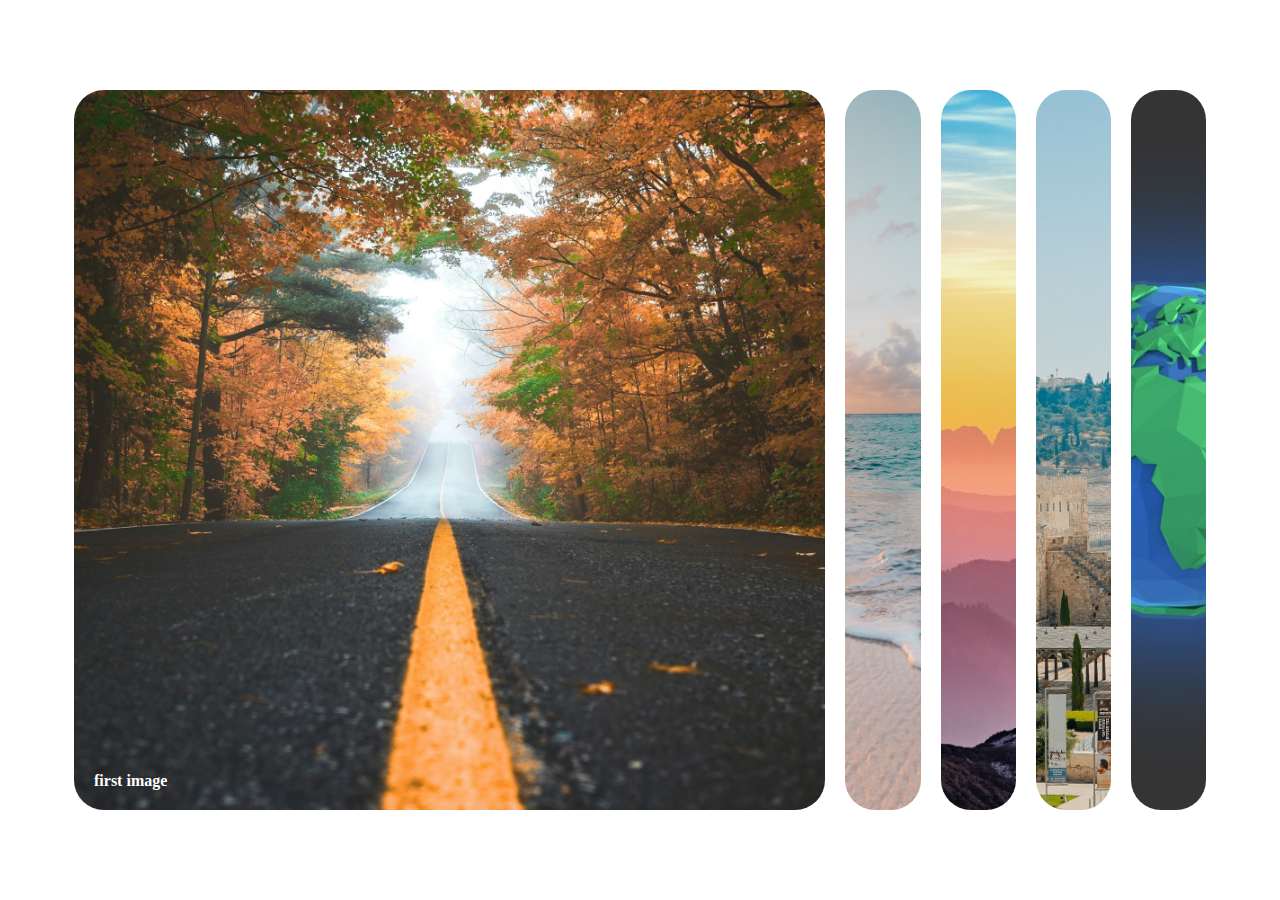
<file: 2_cards/index.html>
<!DOCTYPE html>
<html lang="en">
  <head>
    <meta charset="UTF-8" />
    <meta name="viewport" content="width=device-width, initial-scale=1.0" />
    <title>Cards</title>
    <link rel="stylesheet" href="styles.css" />
  </head>
  <body>
    <div class="container">
      <div class="active panel" style="background-image: url(images/1.jpg)">
        <h3>first image</h3>
      </div>
      <div class="panel" style="background-image: url(images/2.jpg)">
        <h3>second image</h3>
      </div>
      <div class="panel" style="background-image: url(images/3.jpg)">
        <h3>third image</h3>
      </div>
      <div class="panel" style="background-image: url(images/4.jpg)">
        <h3>fourth image</h3>
      </div>
      <div class="panel" style="background-image: url(images/5.jpg)">
        <h3>fifth image</h3>
      </div>
    </div>
    <script src="script.js"></script>
  </body>
</html>
</file>
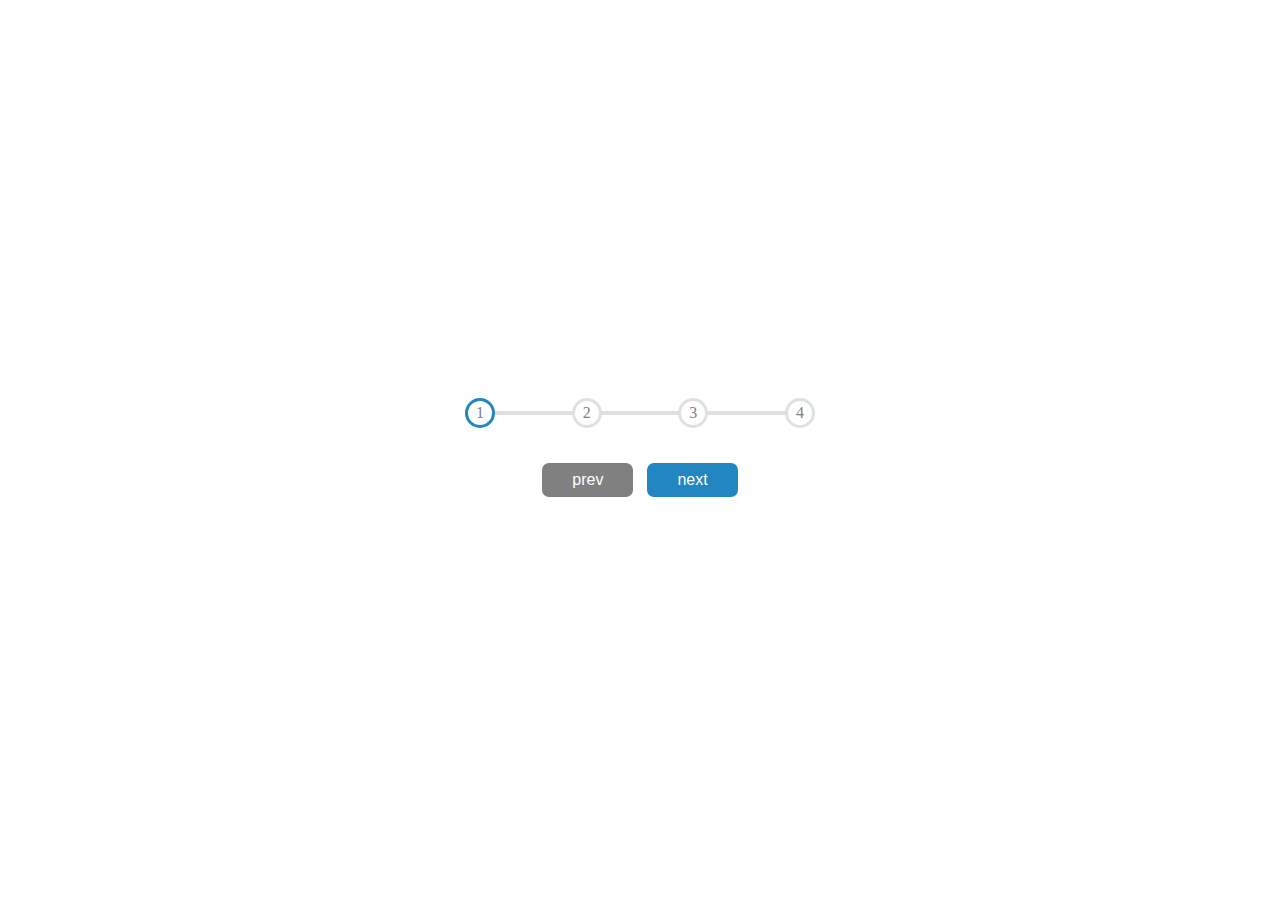
<file: 3_progress_steps/index.html>
<!DOCTYPE html>
<html lang="en">
<head>
    <meta charset="UTF-8">
    <meta name="viewport" content="width=device-width, initial-scale=1.0">
    <title>Progress Steps</title>
    <link rel="stylesheet" href="styles.css">
    <script src="app.js" defer></script>
</head>
<body>
<div class="container">
    <div class="progress-container">
        <div class="progress" id="progress"></div>
        <div class="circle active">1</div>
        <div class="circle">2</div>
        <div class="circle">3</div>
        <div class="circle">4</div>
    </div>

    <button class="btn" id="prev" disabled>prev</button>
    <button class="btn" id="next" >next</button>
</div>
</body>
</html>
</file>
<file: 2_cards/styles.css>
* {
  box-sizing: border-box;
}

body {
  font-family: "Times New Roman", serif;
  display: flex;
  justify-content: center;
  align-items: center;
  height: 100vh;
  overflow: hidden;
  margin: 0;
}
.container {
  display: flex;
  width: 90vw;
}

.panel {
  background-size: auto 100%;
  background-position: center;
  background-repeat: no-repeat;
  height: 80vh;
  border-radius: 30px;
  color: white;
  cursor: pointer;
  flex: 0.5;
  margin: 10px;
  position: relative;
  transition: flex 0.7s ease-in;
}
.panel h3 {
  font-size: medium;
  position: absolute;
  bottom: 20px;
  left: 20px;
  margin: 0;
  opacity: 0;
}
.panel.active {
  flex: 5;
}
.panel.active h3 {
  opacity: 1;
  transition:opacity 0.3s ease-in 0.4s;
}

@media (max-width: 480px) {
  .container {
    width: 100vw;
  }
  .panel:nth-of-type(4),
  .panel:nth-of-type(5) {
    display: none;
  }
}
</file>
<file: 3_progress_steps/styles.css>
* {
  box-sizing: border-box;
}

body {
  display: flex;
  justify-content: center;
  align-items: center;
  height: 100vh;
  overflow: hidden;
  margin: 0;
}

.container {
  text-align: center;
}

.progress-container {
  display: flex;
  justify-content: space-between;
  margin-bottom: 30px;
  max-width: 100%;
  width: 350px;
  position: relative;
}

.progress-container::before {
  content: "";
  height: 4px;
  background-color: #e0e0e0;
  width: 100%;
  position: absolute;
  top: 50%;
  left: 0;
  z-index: -1;
  transform: translateY(-50%);
}

.progress {
  height: 4px;
  background-color: #2286c0;
  width: 0%;
  position: absolute;
  top: 50%;
  left: 0;
  z-index: -1;
  transform: translateY(-50%);
  transition: 0.4 ease;
}

.circle {
  height: 30px;
  width: 30px;
  background-color: white;
  color: gray;
  display: flex;
  justify-content: center;
  align-items: center;
  border: 3px solid #e0e0e0;
  border-radius: 50%;
  transition: 0.4 ease;
}

.active {
  border-color: #2286c0;
}

.btn {
  background-color: #2286c0;
  border: 0;
  border-radius: 7px;
  margin: 5px;
  padding: 8px 30px;
  color: white;
  font-size: medium;
  cursor: pointer;
}

.btn:active {
  transform: scale(0.98);
}
.btn:focus{
    outline: none;
}

.btn[disabled]{
    background-color: gray;
    cursor: not-allowed;
}
</file>
